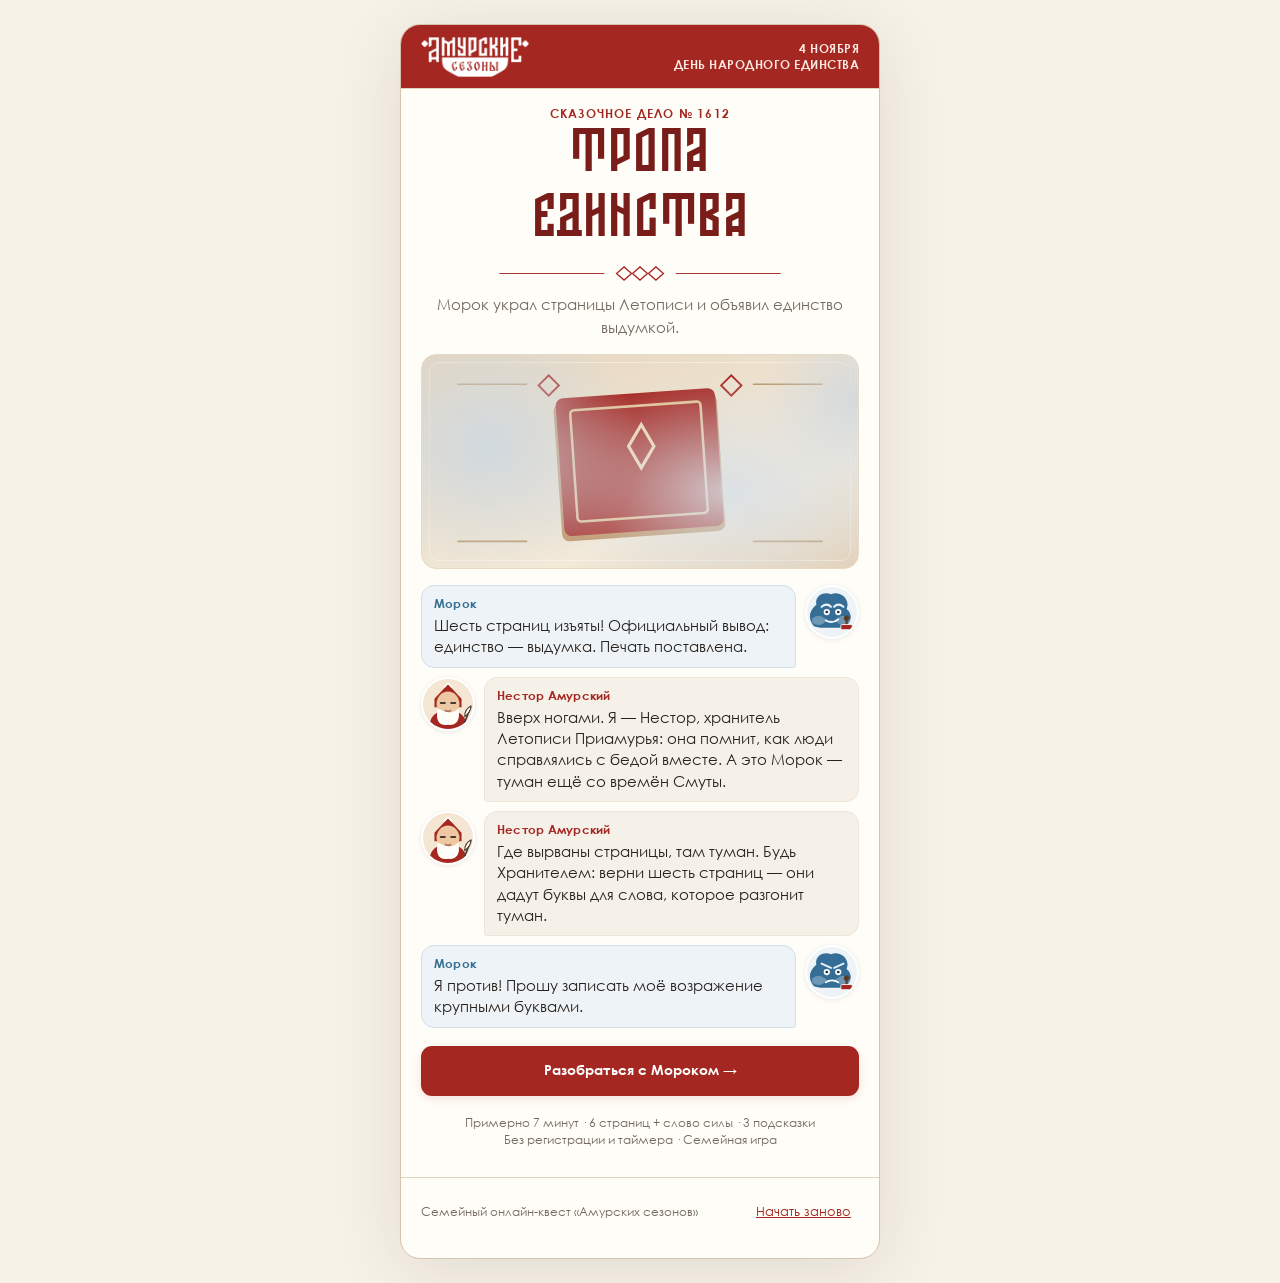
<file: index.html>
<!doctype html>
<html lang="ru">
<head>
  <meta charset="utf-8">
  <meta name="viewport" content="width=device-width,initial-scale=1,viewport-fit=cover">
  <meta name="theme-color" content="#a52721">
  <meta name="description" content="Тропа единства — сказочный онлайн-квест Амурских сезонов ко Дню народного единства">
  <meta name="referrer" content="no-referrer">
  <title>Тропа единства · Амурские сезоны</title>
  <link rel="preload" href="fonts/balkara.woff2" as="font" type="font/woff2" crossorigin>
  <link rel="stylesheet" href="styles.css?v=2.3">
  <meta property="og:title" content="Тропа единства — онлайн-квест «Амурских сезонов»">
  <meta property="og:description" content="Помоги Нестору вернуть страницы Летописи и разогнать туман Морока. Семейная игра ко Дню народного единства.">
  <meta property="og:image" content="https://umbra-humbra.github.io/tropa/img/og.png">
  <meta property="og:image:width" content="1200">
  <meta property="og:image:height" content="630">
  <meta property="og:type" content="website">
  <meta property="og:url" content="https://umbra-humbra.github.io/tropa/">
  <meta name="twitter:card" content="summary_large_image">
  <link rel="icon" type="image/png" href="img/mark-red.png">
</head>
<body>
  <div class="site-shell">
    <header class="site-header">
      <img class="site-logo" src="img/mark-white.png" alt="Амурские сезоны" width="120" height="45">
      <div class="site-meta">4 НОЯБРЯ<br>ДЕНЬ НАРОДНОГО ЕДИНСТВА</div>
    </header>
    <main id="app" tabindex="-1" aria-live="off"></main>
    <footer class="site-footer">
      <span>Семейный онлайн-квест «Амурских сезонов»</span>
      <span class="footer-actions">
        <button type="button" id="my-coupon" class="footer-link" hidden>Мой купон</button>
        <button type="button" id="restart" class="footer-link">Начать заново</button>
      </span>
    </footer>
  </div>
  <script src="config.js?v=2.3"></script>
  <script src="api.js?v=2.3"></script>
  <script src="vendor/qrcode.js"></script>
  <script src="coupon.js?v=2.3"></script>
  <script src="app.js?v=2.3" defer></script>
</body>
</html>
</file>
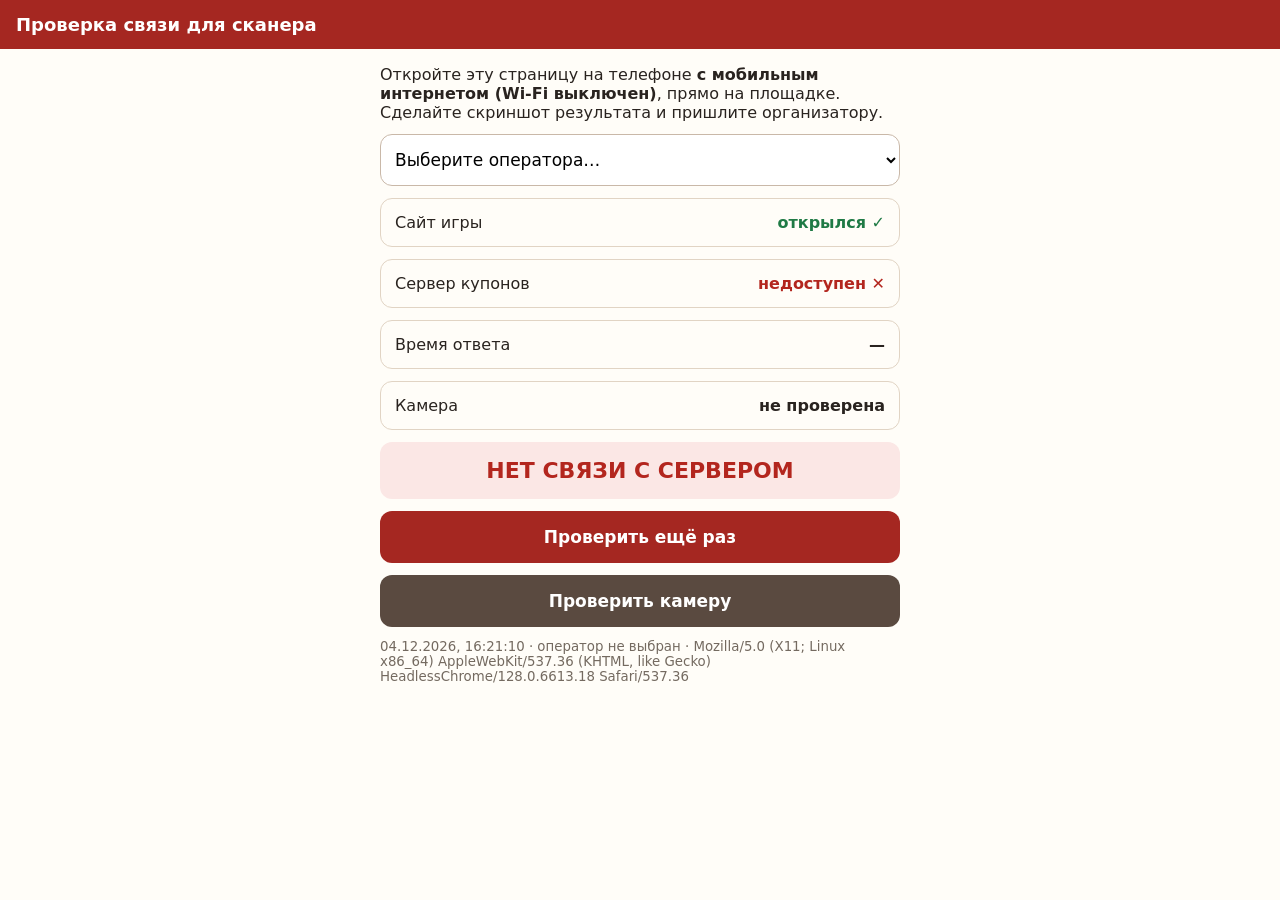
<file: check.html>
<!doctype html>
<html lang="ru">
<head>
  <meta charset="utf-8">
  <meta name="viewport" content="width=device-width,initial-scale=1">
  <meta name="theme-color" content="#a52721">
  <meta name="robots" content="noindex">
  <title>Проверка связи · Тропа единства</title>
  <style>
    :root{--red:#a52721}
    body{margin:0;font-family:'Century Gothic',system-ui,-apple-system,Arial,sans-serif;background:#fffdf8;color:#29231f}
    header{background:var(--red);color:#fff;padding:14px 16px;font-weight:800;font-size:18px}
    main{padding:16px;max-width:520px;margin:0 auto;display:flex;flex-direction:column;gap:12px}
    .row{border:1px solid #e1d4c4;border-radius:12px;padding:14px;display:flex;justify-content:space-between;gap:10px;align-items:center;font-size:16px}
    .v{font-weight:800;text-align:right}
    .ok{color:#1f7a45}.bad{color:#b3261e}.wait{color:#8a6a00}
    button,select{font:inherit;min-height:52px;border-radius:12px;font-size:17px}
    button{border:0;background:var(--red);color:#fff;font-weight:800}
    select{border:1px solid #c9b8a8;padding:0 10px;background:#fff}
    .big{font-size:22px;font-weight:900;text-align:center;padding:16px;border-radius:12px}
    .big.ok{background:#e5f3ea}.big.bad{background:#fbe7e5}
    small{color:#746a60}
    video{width:100%;border-radius:12px;background:#000;display:none}
  </style>
</head>
<body>
<header>Проверка связи для сканера</header>
<main>
  <p style="margin:0">Откройте эту страницу на телефоне <b>с мобильным интернетом (Wi-Fi выключен)</b>, прямо на площадке. Сделайте скриншот результата и пришлите организатору.</p>
  <select id="op" aria-label="Оператор">
    <option value="">Выберите оператора…</option><option>МТС</option><option>Билайн</option><option>МегаФон</option><option>Т2 (Tele2)</option><option>Yota</option><option>Другой</option>
  </select>
  <div class="row"><span>Сайт игры</span><span class="v ok">открылся ✓</span></div>
  <div class="row"><span>Сервер купонов</span><span id="srv" class="v wait">проверяем…</span></div>
  <div class="row"><span>Время ответа</span><span id="ms" class="v">—</span></div>
  <div class="row"><span>Камера</span><span id="camv" class="v">не проверена</span></div>
  <div id="verdict" class="big">…</div>
  <button type="button" id="again">Проверить ещё раз</button>
  <button type="button" id="cam" style="background:#5a4a40">Проверить камеру</button>
  <video id="v" playsinline muted></video>
  <small id="meta"></small>
</main>
<script src="config.js?v=2.2"></script>
<script src="api.js?v=2.2"></script>
<script>
(function(){
  var $=function(i){return document.getElementById(i)};
  var camOk=null;
  function set(id,cls,txt){var e=$(id);e.className='v '+cls;e.textContent=txt}
  function verdict(srvOk,median){
    var v=$('verdict');
    if(srvOk&&median<4000){v.className='big ok';v.textContent='СВЯЗЬ ЕСТЬ — сканер будет работать'}
    else if(srvOk){v.className='big bad';v.textContent='Связь очень медленная ('+(median/1000).toFixed(1)+' с)'}
    else{v.className='big bad';v.textContent='НЕТ СВЯЗИ С СЕРВЕРОМ'}
    $('meta').textContent=new Date().toLocaleString('ru-RU')+' · '+($('op').value||'оператор не выбран')+' · '+navigator.userAgent;
  }
  function run(){
    set('srv','wait','проверяем…');$('ms').textContent='—';$('verdict').className='big';$('verdict').textContent='…';
    if(!window.TropaAPI.configured){set('srv','bad','не настроен');verdict(false,0);return}
    var times=[],ok=0,i=0;
    (function next(){
      if(i++>=3){
        times.sort(function(a,b){return a-b});
        var med=times.length?times[Math.floor(times.length/2)]:0;
        set('srv',ok?'ok':'bad',ok?('доступен ✓ ('+ok+'/3)'):'недоступен ✕');
        $('ms').textContent=times.length?(med/1000).toFixed(1)+' с':'—';
        verdict(ok>0,med);return;
      }
      var t=Date.now();
      window.TropaAPI.call('ping',{}, {timeout:15000}).then(function(r){if(r&&r.pong){ok++;times.push(Date.now()-t)}},function(){}).then(next);
    })();
  }
  $('again').onclick=run;
  $('cam').onclick=function(){
    if(!navigator.mediaDevices||!navigator.mediaDevices.getUserMedia){set('camv','bad','недоступна ✕');return}
    navigator.mediaDevices.getUserMedia({video:{facingMode:{ideal:'environment'}}}).then(function(s){
      var v=$('v');v.srcObject=s;v.style.display='block';v.play();set('camv','ok','работает ✓');
      setTimeout(function(){s.getTracks().forEach(function(t){t.stop()});v.style.display='none'},4000);
    },function(e){set('camv','bad',(e&&e.name==='NotAllowedError')?'нет разрешения ✕':'ошибка ✕')});
  };
  run();
})();
</script>
</body>
</html>
</file>
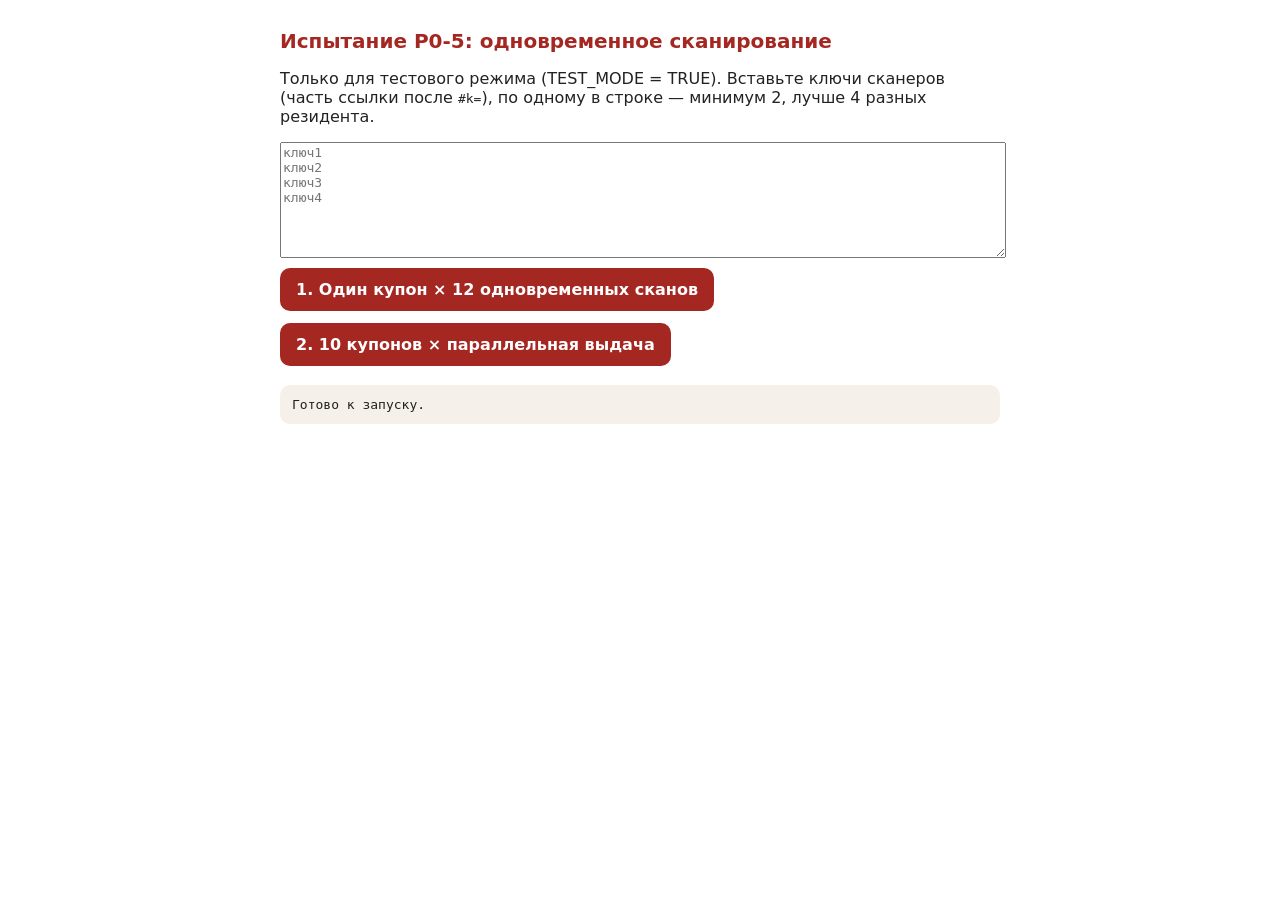
<file: race-test.html>
<!doctype html>
<html lang="ru">
<head>
  <meta charset="utf-8">
  <meta name="viewport" content="width=device-width,initial-scale=1">
  <meta name="robots" content="noindex,nofollow">
  <title>Испытание одновременных сканирований</title>
  <style>
    body{font-family:system-ui,-apple-system,Arial,sans-serif;margin:0;padding:16px;max-width:720px;margin:auto;color:#222}
    h1{font-size:20px;color:#a52721}
    textarea{width:100%;height:110px;font:13px monospace}
    button{font:inherit;font-weight:700;padding:12px 16px;border:0;border-radius:10px;background:#a52721;color:#fff;margin:6px 6px 6px 0}
    pre{background:#f5f0ea;padding:12px;border-radius:10px;white-space:pre-wrap;font-size:13px}
    .pass{color:#1f7a45;font-weight:800}.fail{color:#b3261e;font-weight:800}
  </style>
</head>
<body>
<h1>Испытание P0-5: одновременное сканирование</h1>
<p>Только для тестового режима (TEST_MODE = TRUE). Вставьте ключи сканеров (часть ссылки после <code>#k=</code>), по одному в строке — минимум 2, лучше 4 разных резидента.</p>
<textarea id="keys" placeholder="ключ1&#10;ключ2&#10;ключ3&#10;ключ4"></textarea>
<div>
  <button id="race">1. Один купон × 12 одновременных сканов</button>
  <button id="burst">2. 10 купонов × параллельная выдача</button>
</div>
<pre id="out">Готово к запуску.</pre>
<script src="config.js?v=2.2"></script>
<script src="api.js?v=2.2"></script>
<script>
(function(){
  var out=document.getElementById('out');
  function log(s){out.innerHTML+= '\n'+s}
  function keys(){return document.getElementById('keys').value.split(/\s+/).map(function(x){return x.replace(/^.*#k=/,'').trim()}).filter(Boolean)}
  function t(){return performance.now()}
  document.getElementById('race').onclick=async function(){
    var k=keys(); if(k.length<2){alert('Нужно минимум 2 ключа');return}
    out.textContent='Выпускаем купон…';
    var c=await TropaAPI.call('issue',{device:'race'}); if(!c.ok){log('Ошибка выпуска: '+c.error);return}
    log('Купон '+c.couponId+'. Отправляем 12 одновременных запросов погашения с '+k.length+' сканеров…');
    var t0=t();
    var reqs=[];for(var i=0;i<12;i++){(function(i){var s=t();reqs.push(TropaAPI.call('redeem',{staffKey:k[i%k.length],payload:c.qr},{timeout:60000}).then(function(r){return {i:i,ms:Math.round(t()-s),r:r}},function(e){return {i:i,ms:Math.round(t()-s),r:{result:'NETWORK'}}}))})(i)}
    var res=await Promise.all(reqs);
    var okN=res.filter(function(x){return x.r.result==='OK'}).length;
    res.forEach(function(x){log('#'+x.i+' сканер '+(x.i%k.length+1)+': '+x.r.result+' '+(x.r.reason||'')+' · '+x.ms+' мс')});
    var st=await TropaAPI.call('status',{token:c.token});
    log('\nСтатус купона на сервере: '+st.status+' ('+(st.residentName||'')+')');
    log('Всего '+Math.round(t()-t0)+' мс');
    log(okN===1?'<span class="pass">ПРОЙДЕНО: ровно одна успешная выдача из 12.</span>':'<span class="fail">ПРОВАЛ: успешных выдач '+okN+' (должна быть ровно 1). ОСТАНОВИТЬ ЗАПУСК.</span>');
    log('Проверьте в таблице: меню «Тропа единства» → «Проверить целостность учёта».');
  };
  document.getElementById('burst').onclick=async function(){
    var k=keys(); if(k.length<1){alert('Нужен минимум 1 ключ');return}
    out.textContent='Выпускаем 10 купонов параллельно…';
    var t0=t();
    var cs=await Promise.all(Array.from({length:10},function(){return TropaAPI.call('issue',{device:'burst'},{timeout:60000}).catch(function(){return {ok:false,error:'NETWORK'}})}));
    var good=cs.filter(function(c){return c.ok});
    log('Выпущено '+good.length+'/10 за '+Math.round(t()-t0)+' мс');
    t0=t();
    var res=await Promise.all(good.map(function(c,i){var s=t();return TropaAPI.call('redeem',{staffKey:k[i%k.length],payload:c.qr},{timeout:60000}).then(function(r){return {r:r,ms:Math.round(t()-s)}},function(){return {r:{result:'NETWORK'},ms:Math.round(t()-s)}})}));
    var ms=res.map(function(x){return x.ms}).sort(function(a,b){return a-b});
    var by={};res.forEach(function(x){var key=x.r.result+(x.r.reason&&x.r.reason!=='OK'?':'+x.r.reason:'');by[key]=(by[key]||0)+1});
    log('Погашение '+good.length+' разных купонов одновременно: '+JSON.stringify(by));
    log('Время ответа: медиана '+ms[Math.floor(ms.length/2)]+' мс, максимум '+ms[ms.length-1]+' мс, всего '+Math.round(t()-t0)+' мс');
    log('OK + OUT_OF_STOCK должны покрыть все запросы; NETWORK/RETRY допустимы только как «повторите», без выдачи.');
  };
})();
</script>
</body>
</html>
</file>
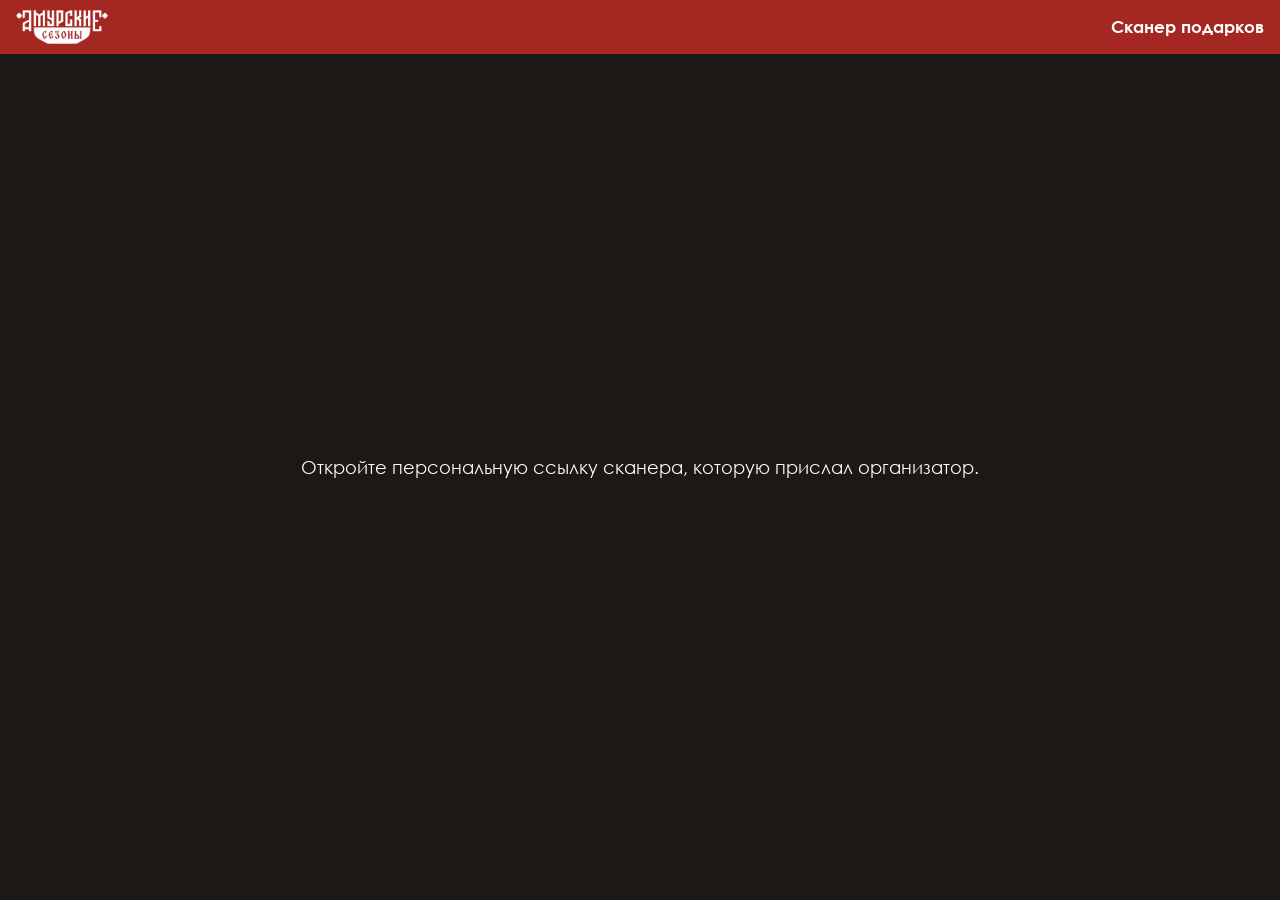
<file: scanner.html>
<!doctype html>
<html lang="ru">
<head>
  <meta charset="utf-8">
  <meta name="viewport" content="width=device-width,initial-scale=1,viewport-fit=cover">
  <meta name="theme-color" content="#a52721">
  <meta name="robots" content="noindex,nofollow">
  <meta name="referrer" content="no-referrer">
  <title>Сканер подарков · Тропа единства</title>
  <link rel="stylesheet" href="scanner.css?v=1.0">
  <link rel="icon" type="image/png" href="img/mark-red.png">
</head>
<body>
  <header class="sc-head">
    <img src="img/mark-white.png" alt="Амурские сезоны" class="sc-logo">
    <div class="sc-who">
      <div id="resident" class="sc-resident">Сканер подарков</div>
      <div id="counter" class="sc-counter"></div>
    </div>
  </header>
  <div id="net" class="sc-net" hidden>Нет интернета — подарки НЕ выдавать</div>

  <main class="sc-main">
    <!-- Экран запуска / сообщений -->
    <section id="gate" class="sc-gate">
      <p id="gate-text" class="sc-gate-text">Загружаем…</p>
      <button type="button" id="start" class="sc-btn" hidden>Начать смену — включить камеру</button>
      <button type="button" id="gate-retry" class="sc-btn sc-btn-light" hidden>Повторить</button>
    </section>

    <!-- Камера -->
    <section id="cam" class="sc-cam" hidden>
      <div class="sc-video-wrap">
        <video id="video" playsinline muted autoplay></video>
        <div class="sc-frame" aria-hidden="true"></div>
      </div>
      <p class="sc-hint">Наведите камеру на QR-код гостя</p>
      <div id="toast" class="sc-toast" role="status" hidden></div>
    </section>
  </main>

  <footer class="sc-foot">
    <button type="button" id="manual-open" class="sc-link">Ввести код вручную</button>
    <button type="button" id="torch" class="sc-link" hidden>Фонарик</button>
  </footer>

  <!-- Ручной ввод -->
  <div id="manual" class="sc-manual" hidden>
    <form id="manual-form" class="sc-manual-box" autocomplete="off">
      <label for="code">Код с экрана гостя (8 знаков)</label>
      <input id="code" name="code" inputmode="text" autocapitalize="characters" spellcheck="false" maxlength="11" placeholder="XXXX-XXXX" required>
      <button type="submit" class="sc-btn">Проверить и погасить</button>
      <button type="button" id="manual-close" class="sc-btn sc-btn-light">Отмена</button>
    </form>
  </div>

  <!-- Результат -->
  <div id="result" class="sc-result" hidden role="alert" aria-live="assertive">
    <div id="result-icon" class="sc-result-icon"></div>
    <div id="result-title" class="sc-result-title"></div>
    <div id="result-text" class="sc-result-text"></div>
    <div class="sc-result-bar"><span id="result-progress"></span></div>
  </div>

  <script src="config.js?v=2.2"></script>
  <script src="api.js?v=2.2"></script>
  <script src="vendor/jsQR.js"></script>
  <script src="scanner.js?v=1.0"></script>
</body>
</html>
</file>
<file: styles.css>
[hidden]{display:none!important}
@font-face{font-family:'Balkara';src:url(fonts/balkara.woff2) format('woff2');font-display:swap}
@font-face{font-family:'Century Gothic Web';src:url(fonts/cg.woff2) format('woff2');font-weight:400;font-display:swap}
@font-face{font-family:'Century Gothic Web';src:url(fonts/cg-bold.woff2) format('woff2');font-weight:700 900;font-display:swap}
@font-face{font-family:'Zarubka';src:url(fonts/zarubka.woff2) format('woff2');font-display:swap}
:root {
  --red:#a52721; --red-dark:#781d19; --gold:#bb8d45; --ink:#29231f; --muted:#746a60;
  --paper:#fffdf8; --cream:#f7f2e8; --cream-dark:#eae1d3; --border:#ded2c2;
  --fog:#342c37; --ok:#27664b; --warn:#a95b2c;
  --display:'Balkara',Georgia,'Times New Roman',serif; --accent:'Zarubka','Balkara',Georgia,serif; --body:'Century Gothic Web','Century Gothic',system-ui,-apple-system,'Segoe UI',Arial,sans-serif;
}
* {box-sizing:border-box}
html {background:var(--cream);scroll-behavior:smooth}
body {margin:0;color:var(--ink);font-family:var(--body);font-size:16px;line-height:1.47}
button {font:inherit;cursor:pointer}
button:focus-visible,a:focus-visible {outline:3px solid var(--gold);outline-offset:3px}
.site-shell{width:min(100%,480px);min-height:100dvh;background:var(--paper);margin:0 auto;box-shadow:0 12px 70px #2117091a;display:flex;flex-direction:column}
.site-header{padding:12px 20px 11px;background:var(--red);color:#fff;display:flex;align-items:center;justify-content:space-between;gap:12px;border-bottom:1px solid var(--border)}
.site-brand{display:flex;align-items:center;gap:8px;font-weight:900;line-height:.94;font-size:12px;letter-spacing:.08em;color:var(--red)}
.brand-glyph{font-family:var(--display);font-size:29px;line-height:1;transform:rotate(45deg)}
.site-meta{font-size:9.5px;line-height:1.35;text-align:right;letter-spacing:.08em;font-weight:700;color:#fbe9e2}
.site-meta span{color:#ffd9c9}
.site-logo{height:40px;width:auto;display:block}
#app{flex:1;display:flex;flex-direction:column;padding:0 20px 22px;min-width:0}
.site-footer{border-top:1px solid var(--border);padding:12px 20px 24px;display:flex;align-items:center;justify-content:space-between;gap:12px;font-size:10px;color:var(--muted);line-height:1.3}
.footer-link{background:none;border:none;color:var(--red);font-size:13px;text-decoration:underline;padding:12px 8px;min-height:44px;white-space:nowrap}
.footer-actions{display:flex;gap:4px;flex-wrap:wrap;justify-content:flex-end}
.eyebrow{font-size:11px;letter-spacing:.14em;text-transform:uppercase;color:var(--red);font-weight:800}
.display{font-family:var(--display);line-height:1.06;letter-spacing:-.035em;font-size:clamp(34px,10vw,52px);margin:0;font-weight:700}
.subheading{font-family:var(--display);font-size:30px;line-height:1.13;letter-spacing:-.025em;margin:5px 0 0}
.lead{font-size:15px;color:var(--muted);margin:0;line-height:1.5}
.ornament{width:100%;height:15px;display:block;margin:12px auto;color:var(--red)}
.illustration{width:100%;height:170px;position:relative;overflow:hidden;border-radius:15px;background:linear-gradient(160deg,#e4d5bf,#f5ead8 70%,#e4cfb3);display:flex;align-items:center;justify-content:center;border:1px solid #e7d9c7}
.illustration svg{height:100%;width:100%;object-fit:contain;display:block}
.illustration:after{content:"";position:absolute;inset:7px;border:1px solid #ffffff66;border-radius:10px;pointer-events:none}
.intro{padding-top:16px;display:flex;flex-direction:column;gap:16px;animation:rise .25s ease-out}
.intro-top{text-align:center}
.intro .illustration{height:215px}
.intro .display{color:var(--red-dark);font-size:clamp(42px,12vw,62px)}
.story{display:flex;flex-direction:column;gap:9px}
.line{display:flex;align-items:flex-start;gap:9px}
.line.morok{flex-direction:row-reverse}
.avatar{width:39px;height:39px;flex:0 0 39px;display:grid;place-items:center;border-radius:50%;background:#f1e2c9;border:2px solid #fff;box-shadow:0 1px 5px #2b211218;overflow:hidden}
.avatar.morok{background:#e2dbe2}
.avatar svg{width:100%;height:100%}
.bubble{padding:10px 13px;background:#f5f0e8;border:1px solid #eee4d8;border-radius:13px 13px 13px 3px;flex:1;min-width:0;font-size:13px;line-height:1.42}
.morok .bubble{background:#ede9ef;border-color:#e3dce6;border-radius:13px 13px 3px 13px}
.bubble strong{font-size:11px;letter-spacing:.02em;display:block;margin-bottom:3px;color:var(--red)}
.morok .bubble strong{color:#614661}
.stage-head{padding:17px 0 11px}
.progress-row{display:flex;align-items:center;justify-content:space-between;gap:9px;margin-bottom:11px}
.progress-note{font-size:11px;font-weight:800;color:var(--red);letter-spacing:.09em}
.feathers{display:flex;align-items:center;gap:5px;font-weight:800;color:var(--red);font-size:12px}
.feather-icon{font-size:16px;line-height:1}
.track{height:6px;background:#eee4d5;border-radius:4px;overflow:hidden;display:flex;gap:3px}
.track span{height:100%;flex:1;background:#ddd1c4;transition:background .2s}
.track span.done{background:var(--red)}
.stage-title{font-family:var(--display);font-size:28px;line-height:1.12;margin:12px 0 10px;letter-spacing:-.03em;color:var(--red-dark)}
.game-stage{display:flex;flex-direction:column;gap:12px;animation:rise .24s ease-out}
.game-stage .illustration{height:136px}
.question-panel{padding:16px;background:#fffdf8;border:1px solid var(--border);border-radius:16px;display:flex;flex-direction:column;gap:12px}
.question-heading{font-size:17px;font-weight:800;line-height:1.34;margin:0}
.question-help{font-size:12px;color:var(--muted);line-height:1.4;margin:-4px 0 0}
.choices{display:flex;flex-direction:column;gap:8px}
.choice{padding:12px 14px;text-align:left;border:1.5px solid #d9c9b9;background:white;border-radius:11px;min-height:50px;color:var(--ink);display:flex;align-items:center;justify-content:space-between;gap:12px;line-height:1.35;font-size:14px;transition:background .12s,border-color .12s,transform .12s}
.choice:active,.tile:active{transform:scale(.985)}
.choice:hover:not(:disabled){border-color:var(--red)}
.choice:disabled{cursor:default;opacity:.52}
.choice.selected{background:#f6e6df;border-color:var(--red)}
.choice.correct{background:#eaf3ec;border-color:#77a38a;opacity:1}
.choice .index{font-size:11px;font-weight:800;color:var(--red);flex:0 0 17px}
.choice-text{flex:1}
.choice .endmark{font-weight:800;color:var(--red);font-size:19px}
.choice.correct .endmark{color:var(--ok)}
.feedback{padding:12px 13px;border-radius:11px;background:#f6ede0;border:1px solid #efdfc8;display:flex;flex-direction:column;gap:5px;animation:rise .14s ease-out}
.feedback.success{background:#edf5ec;border-color:#cce3ce}
.feedback.error{background:#f9eee9;border-color:#e7c5b7}
.feedback strong{font-size:14px;color:var(--red-dark)}
.feedback.success strong{color:var(--ok)}
.feedback p{font-size:13px;line-height:1.48;margin:0}
.feedback .mock{font-style:italic;color:#5d4b5a}
.action-bar{display:flex;gap:9px;align-items:center;margin:2px 0 0}
.primary,.secondary{border-radius:11px;padding:14px 16px;min-height:50px;border:1.5px solid transparent;line-height:1.2;font-weight:800;text-align:center;font-size:14px}
.primary{background:var(--red);color:white;box-shadow:0 3px 8px #a5272122;flex:1}
.primary:hover{background:var(--red-dark)}
.secondary{background:transparent;border-color:#c9ac98;color:var(--red-dark)}
.primary:disabled,.secondary:disabled{opacity:.4;cursor:not-allowed}
.hint{display:flex;align-items:center;justify-content:center;gap:6px;background:#faf5e7;color:#815920;border-color:#d6bb84;padding:11px 13px;min-height:48px}
.hint:disabled{opacity:.45}
.hint-note{font-size:12px;color:#8c6839;text-align:center;margin:0}
.chips{display:flex;flex-wrap:wrap;gap:7px}
.chip{border:1px solid var(--border);background:#fbf5eb;border-radius:9px;min-height:43px;padding:7px 10px;font-size:14px;font-weight:700;color:var(--ink)}
.chip:disabled{opacity:.25;cursor:not-allowed}
.chip.done{background:#e9f2eb;border-color:#8ab09b;color:var(--ok);opacity:1}
.timeline-picks{display:flex;gap:5px;min-height:38px;align-items:center}
.timeline-dot{flex:1;padding:8px 4px;background:#ede5d9;border-radius:8px;text-align:center;font-size:11px;min-width:0}
.timeline-dot.done{background:#e5efe5;color:var(--ok)}
.letters-line{display:flex;gap:5px;justify-content:center;align-items:center;flex-wrap:wrap}
.letter-tile{width:43px;height:53px;display:grid;place-items:center;background:#fff;border:1.5px solid #d2b7a1;border-radius:8px;font-size:24px;font-family:var(--display);font-weight:700;color:var(--red-dark)}
.letter-tile.removed{opacity:.25;text-decoration:line-through}
.letter-tile:disabled{cursor:default}
.letter-tile.correct{border-color:var(--ok);background:#e6f1e9}
.pairs{display:grid;grid-template-columns:1fr 1fr;gap:9px}
.pair-col{display:flex;flex-direction:column;gap:8px}
.pair-col .choice{min-height:61px;font-size:12px;padding:9px 10px}
.pair-col .choice.selected{background:#fbe5df}
.pair-col .choice.correct{background:#e9f1e9}
.pair-legend{font-size:11px;color:var(--muted);font-weight:800;letter-spacing:.02em}
.final-letters{display:grid;grid-template-columns:repeat(4,minmax(0,1fr));gap:7px}
.final-slot{height:48px;background:#f5efe5;border-bottom:2px solid var(--red);display:grid;place-items:center;border-radius:7px 7px 0 0;font-family:var(--display);font-weight:800;font-size:25px}
.final-slot.filled{background:#f3e4d8}
.final-options{display:grid;grid-template-columns:repeat(4,minmax(0,1fr));gap:8px}
.final-options .choice{font-family:var(--display);font-size:23px;font-weight:700;justify-content:center;padding:8px;min-height:54px}
.reveal-tags{display:flex;gap:5px;flex-wrap:wrap;justify-content:center}
.tag{padding:5px 8px;border-radius:7px;background:#f0e3d6;font-weight:800;color:var(--red-dark);font-size:12px}
.ending{padding-top:24px;display:flex;flex-direction:column;gap:15px;animation:rise .2s ease-out}
.ending .illustration{height:220px}
.medal{font-family:var(--display);font-size:66px;color:var(--gold);line-height:1;text-align:center}
.certificate{padding:18px 0;display:flex;flex-direction:column;gap:16px;animation:rise .2s ease-out}
.certificate-paper{padding:26px 18px;border:2px solid var(--red);outline:1px solid #d3b9a0;outline-offset:-9px;background:linear-gradient(125deg,#fffdf7,#f8f0e2);display:flex;flex-direction:column;gap:14px;text-align:center}
.certificate-paper .display{font-size:35px;color:var(--red-dark)}
.certificate-word{font-family:var(--display);letter-spacing:.14em;color:var(--red-dark);font-size:28px;font-weight:800}
.seal{font-size:34px;color:var(--red);line-height:1}
.rank{font-family:var(--display);font-size:23px;font-weight:700;color:var(--red-dark);line-height:1.1}
.coupon-demo{padding:16px;background:#f4eee6;border:1px dashed #af9884;border-radius:12px;text-align:center;display:flex;flex-direction:column;gap:8px}
.coupon-demo strong{color:var(--red-dark)}
.gift-grid{display:grid;grid-template-columns:1fr 1fr;gap:8px}
.gift-demo{background:white;border:1px solid var(--border);border-radius:10px;padding:12px 9px;min-height:76px;text-align:left;display:flex;flex-direction:column;gap:4px}
.gift-demo strong{font-size:13px}
.gift-demo span{font-size:11px;color:var(--muted)}
.source-link{color:var(--red-dark);font-size:12px}
.bottom-caption{text-align:center;color:var(--muted);font-size:11px;margin:2px 0 0}
@keyframes rise{from{opacity:0;transform:translateY(6px)}to{opacity:1;transform:translateY(0)}}
@media (max-width:350px){#app{padding-left:13px;padding-right:13px}.site-header{padding-left:15px;padding-right:15px}.question-panel{padding:13px}.letter-tile{width:38px;height:47px}.bubble{padding:9px 10px}}
@media(min-width:650px){body{padding:24px 0}.site-shell{border:1px solid #d7c3ab;border-radius:20px;min-height:calc(100dvh - 48px);overflow:hidden}#app{padding-bottom:28px}}
@media(prefers-reduced-motion:reduce){*,*:before,*:after{animation:none!important;transition:none!important;scroll-behavior:auto!important}}
@media print{body{background:white!important}.site-header,.site-footer,.not-print,.coupon-demo,#coupon-slot{display:none!important}.site-shell{box-shadow:none;border:0}.certificate-paper{min-height:70vh;justify-content:center}#app{padding:0}}
/* Мобильная плотность: история остаётся видимой, но не оттесняет ответы вниз. */
.game-stage{gap:8px}
.game-stage .illustration{height:85px}
.stage-title{font-size:25px;margin:4px 0 5px}
.game-stage .story{gap:5px}
.game-stage .avatar{width:31px;height:31px;flex-basis:31px}
.game-stage .bubble{padding:7px 10px;font-size:12.5px;line-height:1.35}
.game-stage .bubble strong{font-size:10px;margin-bottom:2px}
.question-panel{padding:13px;gap:8px}
.question-heading{font-size:16px}
.question-help{font-size:11.5px}
.choices{gap:6px}
.choice{padding:10px 12px;min-height:47px;font-size:13.5px}
.pair-col .choice{min-height:57px;font-size:12px;padding:9px 8px}

/* Редакция v2: сюжетные мини-акценты и крупные варианты на малых экранах */
.morok-mood{margin-top:7px;text-align:right;color:#6a526b;font-size:10.5px;font-weight:700;letter-spacing:.01em}
.morok-plan{font-size:12px;padding:8px 10px;border-left:3px solid #79617b;background:#f1edf2;border-radius:4px 9px 9px 4px;color:#5d4b60;line-height:1.35}
.morok-plan span{font-weight:850}
.soft-note{opacity:.75}
.festival-step{display:flex;flex-direction:column;gap:9px}
.festival-count{font-size:10px;letter-spacing:.12em;color:var(--muted);font-weight:900}
.festival-name{font-family:var(--display);color:var(--red-dark);font-size:25px;line-height:1.18;font-weight:750;background:#f7eadc;border:1px solid #e9d6bf;border-radius:11px;padding:12px;text-align:center}
.festival-step .choice{min-height:50px;font-size:13px}
.festival-found{display:flex;gap:6px;flex-wrap:wrap}
.festival-found span{font-size:10px;background:#efebe4;color:#766c62;border-radius:30px;padding:5px 7px}
.festival-found span.found{background:#e4f0e4;color:#266447}
.festival-done{padding:22px;text-align:center;background:#e4f0e4;border-radius:12px;font-weight:850}
@media(max-width:350px){.morok-plan{font-size:11px}.festival-step .choice{font-size:12.5px}}

/* ===== v2.2: бренд-шрифты ===== */
.display,.intro .display{font-family:var(--accent);letter-spacing:.01em;font-weight:400}
.certificate-word{font-family:var(--accent);font-weight:400}
.stage-title,.subheading,.rank,.festival-name{letter-spacing:0;font-weight:400}
/* ===== v2.2: низкие экраны — ответы выше сгиба ===== */
@media (max-height:720px){.game-stage .illustration{display:none}}
/* ===== v2.2: подарочный купон ===== */
.coupon-box{padding:18px 16px;background:#fff;border:2px solid var(--red);border-radius:14px;text-align:center;display:flex;flex-direction:column;gap:10px;align-items:stretch}
.coupon-box p{margin:0}
.coupon-title{font-family:var(--display);font-weight:400;font-size:26px;line-height:1.1;color:var(--red-dark)}
.coupon-lead{font-weight:700;color:var(--ink)}
.coupon-qr{background:#fff;padding:6px;margin:0 auto;width:min(100%,270px)}
.coupon-qr svg{width:100%;height:auto;display:block}
.coupon-code{font:700 24px/1.1 ui-monospace,'SFMono-Regular',Menlo,Consolas,monospace;letter-spacing:.14em;color:var(--ink)}
.coupon-sub{font-size:13.5px;color:var(--muted)}
.coupon-rules{font-size:14px;font-weight:700;color:var(--red-dark);background:#fbefe9;border-radius:9px;padding:8px}
.coupon-warn{font-size:14px;color:#7a2a12;background:#fbefe0;border:1px solid #efcfae;border-radius:9px;padding:10px}
.coupon-fine{font-size:11.5px;color:var(--muted)}
.gift-grid{display:grid;grid-template-columns:1fr 1fr;gap:8px}
.gift-card{background:var(--cream);border:1px solid var(--border);border-radius:10px;padding:10px 9px;text-align:left;display:flex;flex-direction:column;gap:3px}
.gift-card strong{font-size:13px;color:var(--red-dark);line-height:1.2}
.gift-card span{font-size:12.5px;color:var(--ink)}
.coupon-done{border-color:var(--ok);background:#f2f8f4}
.coupon-done .coupon-title{color:var(--ok)}
.coupon-stamp{width:64px;height:64px;margin:0 auto;border-radius:50%;background:var(--ok);color:#fff;font-size:36px;line-height:64px;font-weight:800}
.coupon-spinner{width:34px;height:34px;margin:4px auto;border:3px solid #ead6c9;border-top-color:var(--red);border-radius:50%;animation:spin 1s linear infinite}
@keyframes spin{to{transform:rotate(360deg)}}
.coupon-demo{background:#f4eee6;border:1px dashed #af9884}

/* ===== v2.3: правки по режиссуре и дизайну (29.10.2026) ===== */
:root{--olive:#837F36;--winter:#346D95;--winter-light:#9FBBCD;--winter-bg:#edf3f7}
/* Кегли: служебное ≥12 px, реплики героев 14–15 px */
.site-meta{font-size:12px;letter-spacing:.04em;line-height:1.3}
.site-footer{font-size:12px}
.eyebrow{font-size:12px;letter-spacing:.1em}
.eyebrow.center,.center{text-align:center}
.bubble,.game-stage .bubble{font-size:15px;line-height:1.42;padding:9px 12px}
.bubble strong,.game-stage .bubble strong{font-size:12px}
.game-stage .avatar{width:36px;height:36px;flex-basis:36px}
.story-big .avatar{width:54px;height:54px;flex-basis:54px}
.question-help{font-size:13px}
.feedback p{font-size:14px}
.bottom-caption{font-size:12px}
/* Морок — зимняя палитра (холодный туман) */
.avatar.morok{background:var(--winter-bg)}
.morok .bubble{background:var(--winter-bg);border-color:#cfdfe9}
.morok .bubble strong{color:var(--winter)}
.avatar.nestor{background:#f5e6d3}
/* Фирменные акцидентные шрифты — только родное начертание */
.stage-title,.subheading,.rank,.festival-name,.cert-title,.coupon-title{font-weight:400!important}
.subheading{color:var(--red-dark)}
.cert-title{font-family:var(--display);font-size:38px;line-height:1.05;color:var(--red-dark)}
/* Буквы-фишки — Century Gothic Bold: у Balkara «Е» похожа на «Є» */
.letter-tile,.final-slot,.final-options .choice{font-family:var(--body)!important;font-weight:700!important}
.final-letters{grid-template-columns:repeat(8,minmax(0,1fr));gap:4px}
.final-slot{height:44px;font-size:22px}
.final-options{grid-template-columns:repeat(4,minmax(0,1fr))}
/* Значки */
.ico{width:18px;height:18px;display:inline-block;vertical-align:-3px}
.ico-d{width:8px;height:8px;display:inline-block;vertical-align:1px;margin:0 6px}
.seal-ico{width:44px;height:44px;color:var(--red);display:block}
.seal .seal-ico{width:56px;height:56px;margin:0 auto}
.feathers .ico{width:17px;height:17px}
/* Собранные буквы */
.collected{display:flex;gap:4px;margin-top:9px;align-items:center}
.collected span{flex:1;height:26px;border-radius:6px;background:#efe6da;display:grid;place-items:center;font-weight:700;color:var(--red-dark);font-size:14px}
.collected span.got{background:#f6e3dc;border:1px solid #e3b9ab}
.collected .got-seal{flex:0 0 28px;background:none;border:0}
.collected .got-seal .seal-ico{width:26px;height:26px}
/* Орнаментальная лента вместо мелкой картинки на игровых страницах */
.band{position:relative;height:44px;border-radius:10px;overflow:hidden;background:#fbf4ea}
.band svg{width:100%;height:100%;display:block}
.game-stage .illustration{height:150px}
/* Туман: держится, пока страница не восстановлена */
.fogged{position:relative}
.fogged::before{content:"";position:absolute;inset:-20%;z-index:2;pointer-events:none;background:radial-gradient(closest-side at 25% 45%,#cfd9e0ee,transparent),radial-gradient(closest-side at 65% 60%,#d8e0e6dd,transparent),radial-gradient(closest-side at 85% 30%,#cdd7dfcc,transparent);animation:drift 9s ease-in-out infinite alternate}
@keyframes drift{from{transform:translateX(-4%)}to{transform:translateX(4%)}}
@media(max-height:720px){.game-stage .illustration{display:block;height:110px}}
/* Варианты без номеров; подсказка во всю ширину */
.choice .index{display:none}
.action-bar .hint{flex:1}
.timeline-dot{font-size:13px;font-weight:700}
/* Успех — летний оливковый */
.feedback.success{background:#f3f3e6;border-color:#d8d6ae}
.feedback.success strong{color:var(--olive);font-size:15px}
.reward{display:flex;align-items:center;gap:10px;flex-wrap:wrap;font-size:13px;color:var(--muted)}
.reward .seal-ico{width:38px;height:38px}
.answer-word{font-weight:700;letter-spacing:.12em;font-size:18px;color:var(--ink)}
.answer-word mark{background:none;color:var(--red);font-size:22px}
.mock-line{display:flex;gap:8px;align-items:flex-start}
.mock-line .avatar{width:32px;height:32px;flex:0 0 32px}
.mock-line p{font-style:italic;color:#2d4b62}
.sealed{align-items:center;text-align:center}
.sealed .reward{justify-content:center;flex-direction:column}
.sealed .seal-ico{width:56px;height:56px}
/* Торжественные экраны — по центру */
.ending{text-align:center}
.ending .bubble{text-align:left}
.cert-mark{width:120px;height:auto;margin:6px auto 0;display:block}
.certificate-paper .seal{color:var(--red)}
.coupon-stamp svg{width:36px;height:36px;color:#fff;vertical-align:middle}
@media(max-width:350px){.final-slot{height:40px;font-size:19px}.story-big .avatar{width:44px;height:44px;flex-basis:44px}.bubble,.game-stage .bubble{font-size:14px}.site-meta{font-size:11px}}
@media(prefers-reduced-motion:reduce){.fogged::before{animation:none}}
@media print{.fogged::before{display:none}}
/* v2.3: низкие экраны — ответы на первом экране */
.stage-head{padding:14px 0 8px}
.collected{margin-top:0}
@media(max-height:760px){.game-stage .band{display:none}.game-stage .bubble{font-size:14px;line-height:1.38;padding:8px 11px}.collected span{height:22px;font-size:13px}.stage-title{font-size:23px}}

/* Партнёры финальной страницы — 03.11.2026. */
.partner-gifts{margin-top:22px}
.partner-gifts-title{font:inherit;font-weight:700;font-size:20px;line-height:1.25;color:var(--red-dark);margin:0 0 8px}
.partner-gifts .gift-grid{grid-template-columns:repeat(2,minmax(0,1fr));gap:12px;margin-top:14px}
.partner-gifts .gift-card{min-width:0;padding:12px;gap:8px;background:#fff;text-align:center;align-items:center}
.gift-logo-box{width:100%;height:112px;display:flex;align-items:center;justify-content:center;background:#fff}
.gift-logo{display:block;max-width:100%;width:144px;height:104px;object-fit:contain}
.partner-gifts .gift-card strong{font-size:14px;line-height:1.3}
.partner-gifts .gift-card span{font-size:13px;line-height:1.45}
@media(max-width:360px){.partner-gifts .gift-grid{gap:8px}.partner-gifts .gift-card{padding:9px}.gift-logo-box{height:96px}.gift-logo{height:90px}}

.gift-logo-box.gift-logo-stars{background:#fff}
.partner-gifts .gift-logo-box{height:120px}
.gift-logo-stars .gift-logo,.gift-logo[src="partner-fazanda.jpg"]{width:min(80px,66.666%);height:auto;aspect-ratio:1}

.max-follow{margin:18px 0 22px;text-align:center}
.max-follow-button{display:flex;align-items:center;justify-content:center;width:100%;box-sizing:border-box;text-decoration:none;line-height:1.4}
</file>
<file: scanner.css>
:root{--red:#a52721;--red-dark:#781d19;--ink:#1f1a17;--cream:#f7f2e8;--ok:#1f7a45;--deny:#b3261e;--wait:#e0a100}
[hidden]{display:none!important}
@font-face{font-family:'Century Gothic Web';src:url(fonts/cg.woff2) format('woff2');font-weight:400;font-display:swap}
@font-face{font-family:'Century Gothic Web';src:url(fonts/cg-bold.woff2) format('woff2');font-weight:700 900;font-display:swap}
*{box-sizing:border-box}
html,body{margin:0;height:100%;background:#1d1715;color:#fff;font-family:'Century Gothic Web','Century Gothic',system-ui,-apple-system,'Segoe UI',Arial,sans-serif}
body{display:flex;flex-direction:column;min-height:100dvh}
button{font:inherit;cursor:pointer}
.sc-head{background:var(--red);padding:10px 16px calc(10px);display:flex;align-items:center;gap:12px;padding-top:max(10px,env(safe-area-inset-top))}
.sc-logo{height:34px;width:auto}
.sc-who{min-width:0;flex:1;text-align:right}
.sc-resident{font-weight:800;font-size:17px;line-height:1.15;overflow:hidden;text-overflow:ellipsis}
.sc-counter{font-size:13px;opacity:.9}
.sc-net{background:var(--wait);color:#111;font-weight:800;text-align:center;padding:8px 12px}
.sc-main{flex:1;display:flex;flex-direction:column;min-height:0}
.sc-gate{flex:1;display:flex;flex-direction:column;justify-content:center;gap:18px;padding:24px 20px;text-align:center}
.sc-gate-text{font-size:18px;line-height:1.45;margin:0;white-space:pre-line}
.sc-btn{min-height:56px;border:0;border-radius:14px;background:#fff;color:var(--red-dark);font-weight:800;font-size:18px;padding:12px 18px;width:100%}
.sc-btn-light{background:transparent;color:#fff;border:2px solid #ffffff88}
.sc-cam{flex:1;display:flex;flex-direction:column;align-items:center;justify-content:center;gap:12px;padding:14px 14px 6px;position:relative}
.sc-video-wrap{position:relative;width:min(100%,460px);aspect-ratio:1/1;border-radius:18px;overflow:hidden;background:#000}
.sc-video-wrap video{width:100%;height:100%;object-fit:cover;display:block}
.sc-frame{position:absolute;inset:14%;border:4px solid #ffffffcc;border-radius:16px;box-shadow:0 0 0 999px #00000040}
.sc-hint{margin:0;font-size:19px;font-weight:800;text-align:center}
.sc-toast{position:absolute;left:16px;right:16px;bottom:10px;background:#000c;border-radius:12px;padding:12px;text-align:center;font-weight:700}
.sc-foot{display:flex;justify-content:center;gap:10px;padding:6px 12px max(14px,env(safe-area-inset-bottom))}
.sc-link{background:none;border:0;color:#fff;text-decoration:underline;font-size:16px;min-height:48px;padding:8px 14px}
.sc-manual{position:fixed;inset:0;background:#000b;display:flex;align-items:center;justify-content:center;padding:16px;z-index:5}
.sc-manual-box{background:#fff;color:var(--ink);border-radius:16px;padding:20px;width:min(100%,420px);display:flex;flex-direction:column;gap:12px}
.sc-manual-box label{font-weight:800}
.sc-manual-box input{font:700 28px/1.2 ui-monospace,Menlo,Consolas,monospace;letter-spacing:.12em;text-transform:uppercase;padding:12px;border:2px solid #c9b8a8;border-radius:12px;width:100%;text-align:center}
.sc-manual-box .sc-btn{background:var(--red);color:#fff}
.sc-manual-box .sc-btn-light{background:#eee;color:var(--ink);border:0}
.sc-result{position:fixed;inset:0;z-index:10;display:flex;flex-direction:column;align-items:center;justify-content:center;gap:16px;padding:24px;text-align:center}
.sc-result[data-kind=ok]{background:var(--ok)}
.sc-result[data-kind=deny]{background:var(--deny)}
.sc-result[data-kind=retry]{background:var(--wait);color:#111}
.sc-result[data-kind=busy]{background:#3b3330}
.sc-result-icon{font-size:110px;line-height:1;font-weight:900}
.sc-result-title{font-size:clamp(30px,9vw,46px);font-weight:900;line-height:1.05;letter-spacing:.01em}
.sc-result-text{font-size:20px;line-height:1.4;max-width:30ch;font-weight:600}
.sc-result-bar{position:absolute;left:0;right:0;bottom:0;height:10px;background:#0003}
.sc-result-bar span{display:block;height:100%;width:0;background:#fffb}
.sc-result[data-kind=busy] .sc-result-bar{display:none}
@media (prefers-reduced-motion:reduce){*{transition:none!important;animation:none!important}}
</file>
